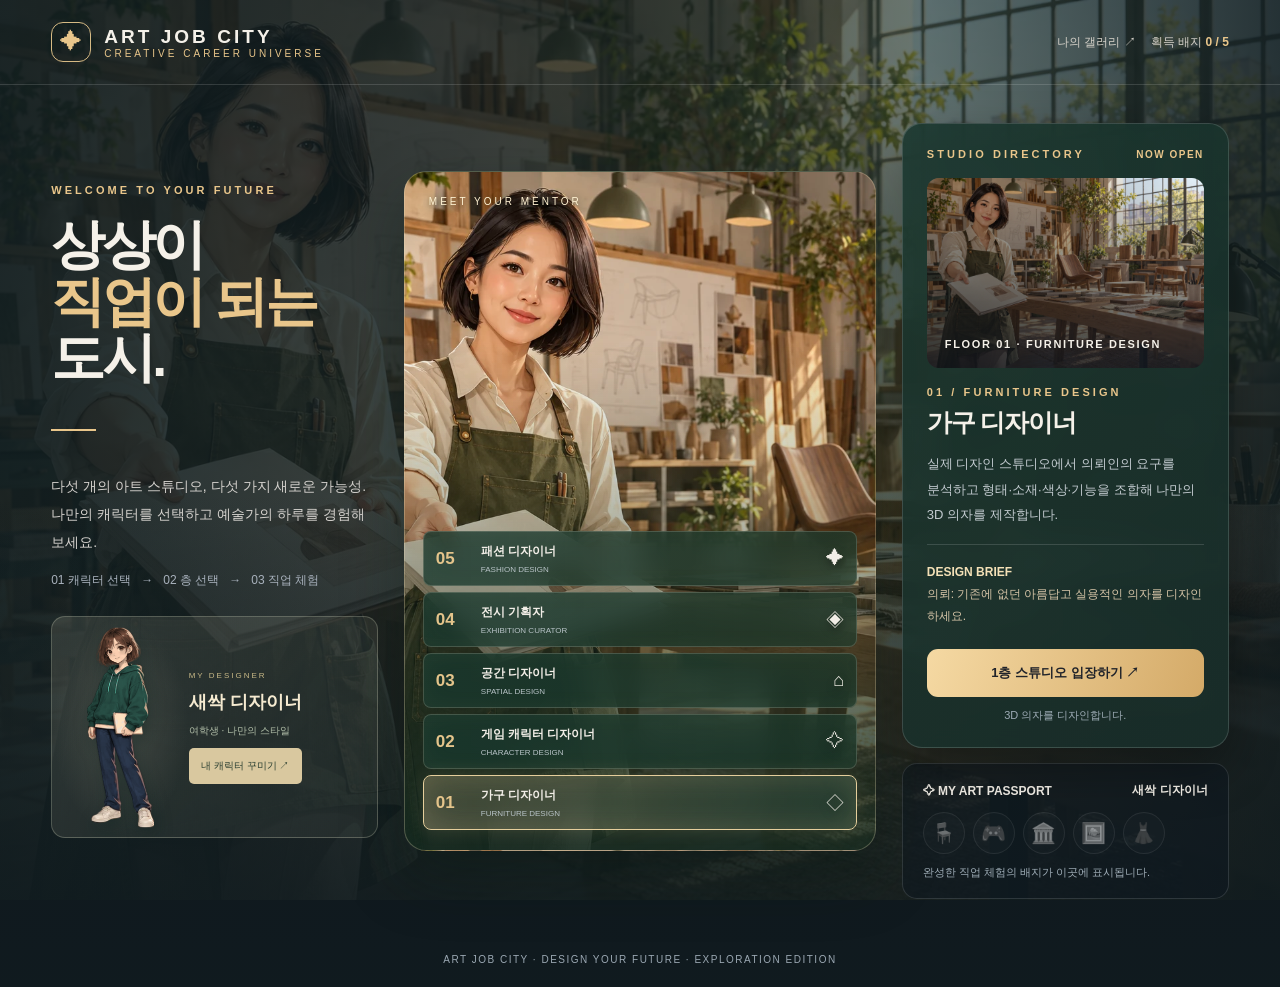
<file: index.html>
<!doctype html><html lang="ko"><head><link rel="icon" href="data:image/svg+xml,%3Csvg xmlns=%22http://www.w3.org/2000/svg%22 viewBox=%220 0 64 64%22%3E%3Crect width=%2264%22 height=%2264%22 rx=%2214%22 fill=%22%23325d4b%22/%3E%3Ctext x=%2232%22 y=%2247%22 text-anchor=%22middle%22 font-size=%2245%22 fill=%22%23e9c68b%22%3E✦%3C/text%3E%3C/svg%3E"><meta charset="utf-8"><meta name="viewport" content="width=device-width, initial-scale=1"><title>ART JOB CITY | 미술 직업의 세계</title><style>

:root{--ink:#f5f1e9;--muted:#b9b6b2;--gold:#e9c68b;--line:rgba(255,255,255,.14)}*{box-sizing:border-box}body{margin:0;background:#10151e;color:var(--ink);font-family:'DM Sans','Noto Sans KR',sans-serif}button{font:inherit;cursor:pointer}button:focus-visible,a:focus-visible{outline:3px solid #f8d695;outline-offset:3px}a{color:inherit;text-decoration:none}.shell{min-height:100vh;overflow:hidden;position:relative;background:radial-gradient(ellipse at 55% 17%,#3d5064 0%,#1b2938 38%,#10151e 85%)}.shell:before{content:'';position:absolute;inset:0;background:linear-gradient(90deg,rgba(12,18,28,.8),transparent 52%,rgba(12,18,28,.45));pointer-events:none}.top{position:relative;z-index:5;display:flex;align-items:center;justify-content:space-between;gap:15px;padding:22px clamp(20px,4vw,65px);border-bottom:1px solid var(--line)}.logo{display:flex;gap:13px;align-items:center}.logo-mark{width:40px;height:40px;display:grid;place-items:center;border:1px solid #d6ba84;border-radius:12px;color:var(--gold);font-size:22px}.brand{font-size:19px;letter-spacing:.16em;font-weight:800}.sub{font-size:10px;letter-spacing:.3em;color:var(--gold)}.top-right{display:flex;align-items:center;gap:15px;color:#d5d1c9;font-size:12px}.top-right b{color:var(--gold)}.layout{position:relative;z-index:2;display:grid;grid-template-columns:minmax(270px,1fr) minmax(320px,1.1fr) minmax(290px,.93fr);gap:clamp(12px,2vw,30px);padding:clamp(18px,3vw,45px) clamp(20px,4vw,65px) 55px;min-height:750px}.eyebrow{color:var(--gold);font-size:11px;font-weight:800;letter-spacing:.28em}.left{display:flex;flex-direction:column;justify-content:center;align-items:flex-start;max-width:430px}.left h1{font-size:clamp(45px,5.4vw,83px);line-height:1.05;margin:20px 0 16px;letter-spacing:-.065em}.left h1 em{font-style:normal;color:var(--gold)}.lead{font-size:14px;color:#d5d2ce;line-height:2;word-break:keep-all;max-width:330px}.divider{width:45px;height:2px;background:var(--gold);margin:27px 0}.left .hint{color:#a9b2bd;font-size:12px;line-height:1.8}.avatar-title{margin-top:32px;font-size:12px;font-weight:800;letter-spacing:.08em}.avatars{display:grid;grid-template-columns:repeat(4,1fr);gap:8px;margin-top:12px;width:100%;max-width:340px}.avatar{min-width:0;border:1px solid var(--line);background:#ffffff0b;border-radius:12px;padding:10px 3px 7px;color:#eae6de;transition:.2s}.avatar:hover{transform:translateY(-3px);border-color:#d8bc8b}.avatar.selected{border-color:var(--gold);background:#e9c68b23;box-shadow:0 0 0 1px #e9c68b55 inset}.avatar .face{display:block;font-size:30px;filter:drop-shadow(0 4px 6px #0007)}.avatar .name{display:block;font-size:10px;margin-top:4px}.center{display:flex;align-items:center;justify-content:center;min-width:0;position:relative}.center:before{content:'';position:absolute;width:110%;height:75%;background:radial-gradient(ellipse,#d4b27d24,transparent 65%);filter:blur(14px)}.building{position:relative;width:min(100%,410px);height:680px;filter:drop-shadow(0 25px 30px #0009)}.roof{position:absolute;top:18px;left:18%;width:64%;height:50px;background:linear-gradient(120deg,#7c8790,#222d3c 50%,#657280);clip-path:polygon(14% 100%,22% 25%,78% 25%,86% 100%);border-top:2px solid #d8c18c}.spire{position:absolute;top:0;left:49.5%;height:32px;border-left:2px solid #d8c18c}.tower{position:absolute;inset:66px 9% 50px;border:1px solid #8b8b83;background:linear-gradient(90deg,#121f2b,#4b5c66 12%,#172331 20%,#263745 80%,#596670 91%,#17222e);clip-path:polygon(7% 0,93% 0,100% 100%,0 100%)}.floor-list{position:absolute;inset:91px 15% 92px;display:flex;flex-direction:column;gap:7px}.floor{position:relative;display:flex;align-items:center;justify-content:space-between;text-align:left;gap:9px;min-height:73px;padding:10px 15px;background:linear-gradient(95deg,#142a3dd9,#21364bc9 75%,#142a3dd9);border:1px solid #8a9aa358;color:#f2eee7;box-shadow:inset 0 0 24px #e6c6880a;transition:.2s;overflow:hidden}.floor:before{content:'';position:absolute;inset:0;background:repeating-linear-gradient(90deg,transparent 0 19%,#d7c5a017 19.5% 20%);pointer-events:none}.floor:hover,.floor.active{border-color:#eacb91;box-shadow:inset 0 0 30px #e6c68830,0 0 18px #e6c68824;background:linear-gradient(90deg,#334a58,#263a4c)}.floor .num{font-size:21px;font-weight:800;color:#e4c48b;min-width:36px}.floor .ft{flex:1;position:relative}.floor .ft strong{display:block;font-size:13px}.floor .ft small{display:block;font-size:10px;color:#b9c4c8;margin-top:5px}.floor .symbol{font-size:23px;filter:drop-shadow(0 4px 5px #0006)}.lobby{position:absolute;bottom:26px;left:19%;width:62%;height:66px;background:linear-gradient(90deg,#1e303d,#b29b70 45%,#293944 50%,#c2a67a 55%,#1e303d);border:2px solid #b7a079;display:flex;align-items:center;justify-content:center;box-shadow:0 0 22px #ebca8e35}.lobby span{background:#121e2bcc;padding:8px 12px;font-size:11px;letter-spacing:.3em;color:#f0d6a5}.ground{position:absolute;bottom:0;width:100%;height:30px;background:radial-gradient(ellipse at center,#d7b88b55,transparent 75%)}.right{display:flex;flex-direction:column;justify-content:center;min-width:0}.panel{border:1px solid #ffffff25;background:linear-gradient(140deg,#ffffff14,#ffffff07);backdrop-filter:blur(16px);border-radius:20px;padding:24px;box-shadow:0 20px 50px #0005}.panel-top{display:flex;justify-content:space-between;align-items:center}.status{font-size:10px;letter-spacing:.15em;color:var(--gold);font-weight:800}.preview{height:205px;margin:18px 0;border-radius:12px;display:flex;align-items:flex-end;padding:18px;background:linear-gradient(0deg,#121a25dd,#121a2512),url('furniture/studio.jpg') center/cover;position:relative;overflow:hidden}.preview:before{content:'';position:absolute;inset:0;background:linear-gradient(90deg,#0005,transparent)}.preview strong{position:relative;font-size:11px;letter-spacing:.15em}.preview .art{position:absolute;right:18px;top:14px;font-size:44px;filter:drop-shadow(0 4px 10px #0009)}.preview.generic{background:radial-gradient(circle at 70% 30%,var(--tone),transparent 58%),linear-gradient(145deg,#3a4552,#172230 70%)}.panel h2{font-size:25px;letter-spacing:-.045em;margin:8px 0 12px}.desc{font-size:13px;line-height:1.95;color:#c3cbd0;min-height:77px;word-break:keep-all}.mission{border-top:1px solid var(--line);padding-top:17px;margin-top:16px;color:#d5c4a7;font-size:12px;line-height:1.8}.mission b{color:#f4e1b7}.cta{display:flex;align-items:center;justify-content:center;gap:9px;border:0;background:linear-gradient(110deg,#f5d9a3,#d4aa68);color:#20232a;border-radius:11px;padding:15px 16px;width:100%;font-size:13px;font-weight:800;margin-top:22px;transition:.2s}.cta:hover{filter:brightness(1.1);transform:translateY(-2px)}.cta:disabled{opacity:.48;cursor:not-allowed;transform:none}.small-note{color:#9eacb6;font-size:11px;margin-top:11px;text-align:center}.passport{margin-top:15px;border:1px solid #ffffff21;border-radius:15px;padding:18px 20px;background:#0d172180}.passport .heading{display:flex;align-items:center;justify-content:space-between;font-size:12px;font-weight:800}.badges{display:flex;gap:8px;margin-top:13px}.medal{width:42px;height:42px;border-radius:50%;display:grid;place-items:center;border:1px solid #ffffff24;background:#ffffff09;filter:grayscale(1);opacity:.55;font-size:20px}.medal.earned{filter:none;opacity:1;border-color:#e6c88b;background:#e6c88b20}.footer{position:relative;z-index:3;padding:0 4vw 22px;text-align:center;font-size:10px;color:#9ba8b3;letter-spacing:.15em}.toast{position:fixed;z-index:20;bottom:25px;left:50%;transform:translateX(-50%);background:#f0d8a9;color:#24252b;border-radius:12px;padding:12px 20px;box-shadow:0 12px 25px #0008;font-size:13px;display:none}.toast.show{display:block}@media(max-width:1080px){.layout{grid-template-columns:1fr 1fr}.left{grid-column:1 / -1;max-width:none}.left h1{font-size:55px}.avatars{max-width:450px;grid-template-columns:repeat(8,1fr)}.center{grid-column:1}.right{grid-column:2}}@media(max-width:690px){.top{padding:16px}.top-right{font-size:10px}.brand{font-size:15px}.layout{grid-template-columns:1fr;padding:20px}.left,.center,.right{grid-column:1}.left h1{font-size:49px}.avatars{grid-template-columns:repeat(4,1fr);max-width:none}.building{height:620px}.floor-list{inset:86px 15% 84px}.floor{min-height:65px}.panel{padding:18px}.preview{height:180px}}
</style><link rel="stylesheet" href="city.css"><link rel="stylesheet" href="avatar.css"></head><body><div class="shell"><header class="top"><div class="logo"><div class="logo-mark">✦</div><div><div class="brand">ART JOB CITY</div><div class="sub">CREATIVE CAREER UNIVERSE</div></div></div><div class="top-right"><a href="gallery.html">나의 갤러리 ↗</a><span>획득 배지 <b id="badgeCount">0 / 5</b></span></div></header><main class="layout"><section class="left"><div class="eyebrow">WELCOME TO YOUR FUTURE</div><h1>상상이<br><em>직업이 되는</em><br>도시.</h1><div class="divider"></div><p class="lead">다섯 개의 아트 스튜디오, 다섯 가지 새로운 가능성. 나만의 캐릭터를 선택하고 예술가의 하루를 경험해 보세요.</p><div class="hint">01 캐릭터 선택 &nbsp; → &nbsp; 02 층 선택 &nbsp; → &nbsp; 03 직업 체험</div><div class="avatar-profile-card" id="myAvatar" aria-label="나의 디자이너 캐릭터"></div></section><section class="center"><div class="building" aria-label="전문가의 사무실과 다섯 직업 체험실"><div class="spire"></div><div class="roof"></div><div class="tower"></div><div class="floor-list" id="floorList"></div><div class="lobby"><span>ART JOB CITY</span></div><div class="ground"></div></div></section><aside class="right"><div class="panel"><div class="panel-top"><span class="eyebrow">STUDIO DIRECTORY</span><span class="status" id="state">NOW OPEN</span></div><div class="preview" id="preview"><span class="art" id="art">🪑</span><strong id="previewTag">FLOOR 01 · DESIGN STUDIO</strong></div><div class="eyebrow" id="floorLabel">01 / FURNITURE DESIGN</div><h2 id="floorName">가구 디자이너</h2><div class="desc" id="floorDesc"></div><div class="mission" id="floorMission"></div><button class="cta" id="enter">1층 스튜디오 입장하기 <span>↗</span></button><div class="small-note" id="availability">의자 디자인 체험관이 연결되어 있습니다.</div></div><div class="passport"><div class="heading"><span>✧ MY ART PASSPORT</span><span id="passportName">탐험가를 선택해 주세요</span></div><div class="badges" id="badges"></div><div class="small-note" style="text-align:left">완성한 직업 체험의 배지가 이곳에 표시됩니다.</div></div></aside></main><footer class="footer">ART JOB CITY · DESIGN YOUR FUTURE · EXPLORATION EDITION</footer></div><div class="toast" role="status" id="toast"></div><script src="storage.js"></script><script>const localStorage=ArtStore;
const floors=[{n:5,name:'패션 디자이너',en:'FASHION DESIGN',symbol:'✦',art:'👗',tone:'#7c4d70',desc:'소재와 색채를 조합해 새로운 패션을 창조합니다. 실루엣·패턴·액세서리를 조합하고 나만의 의상 디자인을 기획해 보세요.',mission:'의뢰: 개성을 드러내는 미래 의상을 디자인하세요.',ready:true},{n:4,name:'전시 기획자',en:'EXHIBITION CURATOR',symbol:'◈',art:'🖼️',tone:'#a16e3d',desc:'추상 작품의 유형과 배열, 조명을 조합해 이야기가 있는 전시를 설계합니다.',mission:'의뢰: 하나의 이야기를 전달하는 전시를 기획하세요.',ready:true},{n:3,name:'공간 디자이너',en:'SPATIAL DESIGN',symbol:'⌂',art:'🏛️',tone:'#3f827d',desc:'공간을 분석하고 가구, 조명, 색을 조합해 사람들이 머물고 싶은 장소를 만듭니다.',mission:'의뢰: 학교의 빈 공간을 창의적인 휴게 공간으로 바꾸세요.',ready:true},{n:2,name:'게임 캐릭터 디자이너',en:'CHARACTER DESIGN',symbol:'✧',art:'🎮',tone:'#5863a0',desc:'세계관을 구상하고 외형, 의상, 소품, 능력을 설계해 독창적인 게임 캐릭터를 만듭니다.',mission:'의뢰: 새로운 게임의 주인공을 디자인하세요.',ready:true},{n:1,name:'가구 디자이너',en:'FURNITURE DESIGN',symbol:'◇',art:'🪑',tone:'#96764b',desc:'실제 디자인 스튜디오에서 의뢰인의 요구를 분석하고 형태·소재·색상·기능을 조합해 나만의 3D 의자를 제작합니다.',mission:'의뢰: 기존에 없던 아름답고 실용적인 의자를 디자인하세요.',ready:true}];
let selected=1;
const $=id=>document.getElementById(id);function drawFloors(){let box=$('floorList');box.innerHTML='';floors.forEach(f=>{let b=document.createElement('button');b.className='floor'+(selected===f.n?' active':'');b.setAttribute('aria-pressed',String(selected===f.n));b.innerHTML='<span class="num">0'+f.n+'</span><span class="ft"><strong>'+f.name+'</strong><small>'+f.en+'</small></span><span class="symbol">'+f.symbol+'</span>';b.onclick=()=>selectFloor(f.n);box.append(b)})}
function selectFloor(n){selected=n;let f=floors.find(x=>x.n===n);drawFloors();$('floorLabel').textContent='0'+n+' / '+f.en;$('floorName').textContent=f.name;$('floorDesc').textContent=f.desc;$('floorMission').innerHTML='<b>DESIGN BRIEF</b><br>'+f.mission;$('art').textContent=f.art;$('previewTag').textContent='FLOOR 0'+n+' · '+f.en;$('preview').className='preview'+(f.n===1?'':' generic');$('preview').style.setProperty('--tone',f.tone);document.documentElement.style.setProperty('--city-office',"url('assets/brief-"+({1:'furniture',2:'character',3:'spatial',4:'curator',5:'fashion'}[n])+".webp')");$('preview').style.backgroundImage="linear-gradient(0deg,#121a25cc,#121a2500),url('assets/brief-"+({1:'furniture',2:'character',3:'spatial',4:'curator',5:'fashion'}[n])+".webp')";$('art').textContent='';$('state').textContent=f.ready?'NOW OPEN':'COMING SOON';$('enter').disabled=!f.ready;$('enter').textContent=f.ready?n+'층 스튜디오 입장하기 ↗':'준비 중인 체험관';$('availability').textContent=f.ready?(n===1?'3D 의자를 디자인합니다.':'형태와 색을 조합해 작품을 제작합니다.'):'이 층은 추후 연결될 예정입니다.'}
function badges(){let earned=[];try{earned=JSON.parse(localStorage.getItem('artjob_badges')||'[]')}catch(e){}if(!Array.isArray(earned))earned=[];earned=[...new Set(earned.filter(n=>Number.isInteger(n)&&n>=1&&n<=5))];$('badgeCount').textContent=earned.length+' / 5';$('badges').innerHTML='';for(let n=1;n<=5;n++){let s=document.createElement('span');s.className='medal'+(earned.includes(n)?' earned':'');s.title=n+'층 '+(earned.includes(n)?'완료':'미완료');s.textContent=['','🪑','🎮','🏛️','🖼️','👗'][n];$('badges').append(s)}}
$('enter').onclick=()=>{let f=floors.find(x=>x.n===selected);if(f.ready)location.href=f.n===1?'furniture/index.html':'creative.html?job='+f.n};window.addEventListener('focus',badges);selectFloor(1);badges();
</script><script src="avatar.js"></script></body></html>
</file>
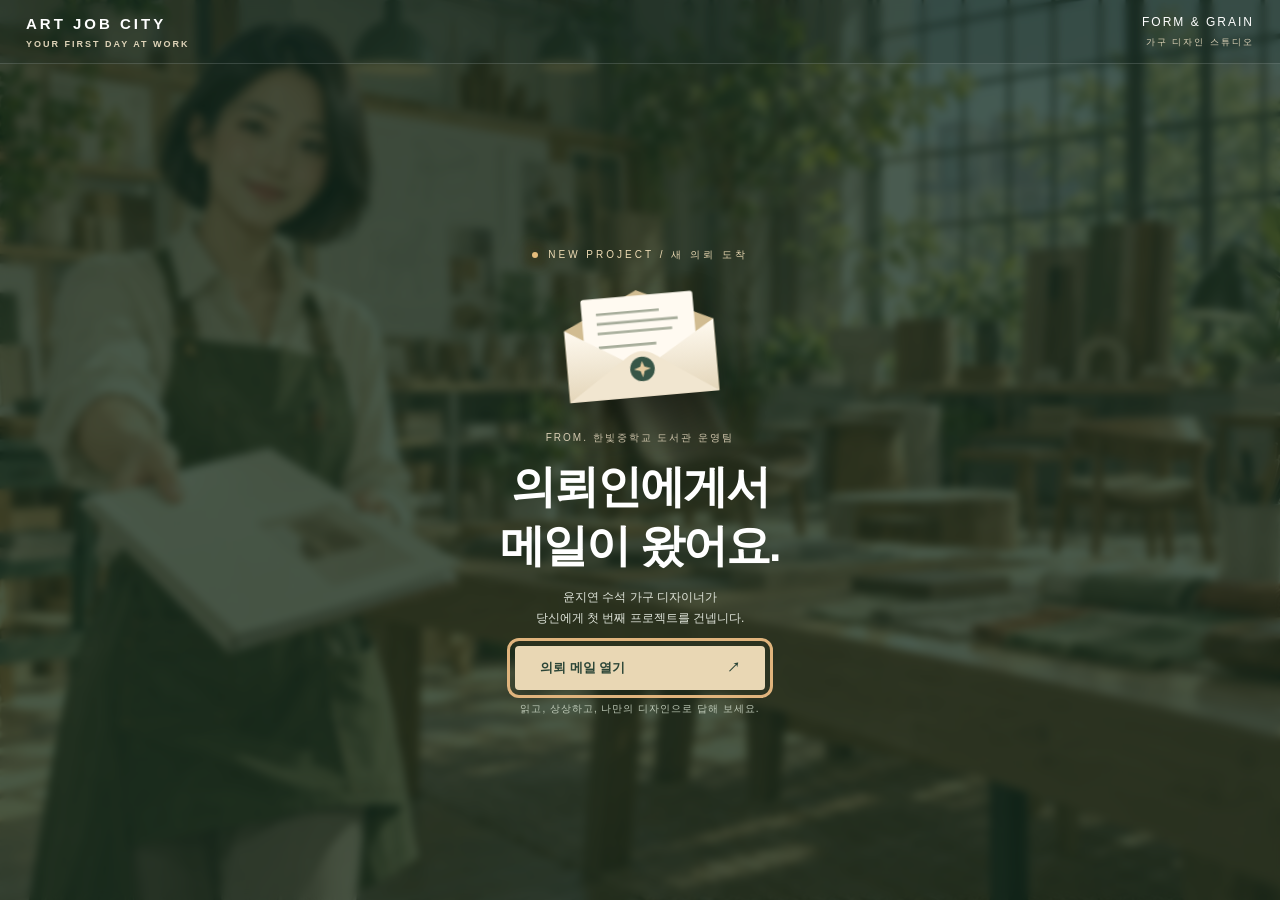
<file: furniture/index.html>
<!doctype html><html lang="ko"><head><link rel="icon" href="data:image/svg+xml,%3Csvg xmlns=%22http://www.w3.org/2000/svg%22 viewBox=%220 0 64 64%22%3E%3Crect width=%2264%22 height=%2264%22 rx=%2214%22 fill=%22%23325d4b%22/%3E%3Ctext x=%2232%22 y=%2247%22 text-anchor=%22middle%22 font-size=%2245%22 fill=%22%23e9c68b%22%3E✦%3C/text%3E%3C/svg%3E"><meta charset="utf-8"><meta name="viewport" content="width=device-width,initial-scale=1"><title>CHAIR ATELIER · ART JOB CITY</title><link rel="stylesheet" href="studio.css"></head><body><header class="header"><a class="logo" href="../index.html">ART JOB CITY<small>DESIGN YOUR FUTURE</small></a><nav class="nav"><a href="../index.html">← 도시로 돌아가기</a><a href="../gallery.html">나의 갤러리 ↗</a></nav></header><div class="app"><aside class="side"><div class="eyebrow">01 / FURNITURE DESIGN</div><h1>형태를 만들다.</h1><p class="sub">작은 선택이 모여 특별한 의자가 됩니다.</p><div class="group"><h2>01 · 등받이 형태</h2><div class="choices" id="backs"></div></div><div class="group"><h2>좌판 형태</h2><div class="choices" id="seats"></div></div><div class="group"><h2>02 · 다리 구조</h2><div class="choices" id="legs"></div></div><div class="group"><h2>03 · 좌석 색상</h2><div class="swatches" id="colors"></div></div><div class="group"><h2>04 · 소재</h2><div class="choices" id="materials"></div></div><div class="group"><h2>05 · 디자인 콘셉트</h2><div class="choices" id="styles"></div><p class="sub">영감의 원천을 골라 형태를 바꿔보세요.</p><div class="choices" id="inspirations"></div></div><div class="group"><h2>06 · 추가 기능</h2><div class="choices" id="features"></div></div><div class="group"><h2>07 · 소재 갤러리</h2><p class="sub">실제 표면의 결·반사·투명도를 확인하며 선택하세요. 소재는 의자 전체의 주된 마감에 적용됩니다.</p><div class="material-gallery" id="materialGallery"></div></div></aside><main class="main"><div class="top"><div>THE DESIGN WORKSPACE<strong>Chair Atelier<span style="color:#a8b69b">.</span></strong></div><span>LIVE 3D<br><br>● 실시간 미리보기</span></div><div class="viewer"><canvas id="three" aria-label="드래그로 회전하는 3D 의자 미리보기"></canvas><div class="hint">DRAG TO ROTATE · SCROLL TO ZOOM</div></div><div id="error" role="alert">3D 작업 화면을 시작하지 못했습니다. WebGL을 지원하는 브라우저에서 하드웨어 가속을 켜고 새로고침해 주세요.</div><div class="bottom"><div class="viewtools"><button id="zoomOut" aria-label="축소">−</button><button id="viewReset">시점 초기화</button><button id="zoomIn" aria-label="확대">＋</button></div><div class="brief"><b>DESIGN BRIEF / 작은 방을 위한 하나의 의자</b>편안함과 개성을 함께 담아 보세요. 형태와 소재는 사용자의 경험을 어떻게 바꿀까요?</div></div></main><aside class="info"><div><div class="eyebrow">YOUR DESIGN NOTES</div><h2>디자인의 기록</h2><p id="designInfo"></p><p id="materialInfo"></p></div><div class="colors-custom"><label>좌판·등받이 색<input id="customColor" type="color" aria-label="좌판·등받이 자유 색상"></label><label>프레임 색<input id="frameColor" type="color" aria-label="프레임 자유 색상"></label></div><label class="sub">작품 이름<input type="text" id="workName" maxlength="40"></label><label class="sub">디자인 설명<textarea class="note" rows="4" id="description" maxlength="180" placeholder="누구를 위한 의자인가요? 소재를 선택한 이유를 적어 주세요."></textarea></label><div class="status" id="status" role="status">디자인을 완성하면 작품과 배지가 나의 갤러리에 기록됩니다.</div><div><button class="primary" id="finish">작품 완성 · 갤러리 저장 ↗</button><div class="actions"><button class="secondary" id="shot">PNG 다운로드</button><button class="secondary" id="reset">초기화</button></div></div><div class="foot">소재의 결, 요철, 반사와 투과를 실시간 렌더링합니다.<br>작품은 현재 브라우저에 보관됩니다. 중요한 작품은 PNG로도 저장하세요.</div></aside></div><script src="../storage.js"></script><script type="module">import('./studio.js').catch(e=>{document.getElementById('error').style.display='block';console.error(e)})</script><script src="../avatar.js"></script><script src="../curriculum.js"></script><script src="../brief.js"></script><script src="../course.js"></script></body></html>
</file>
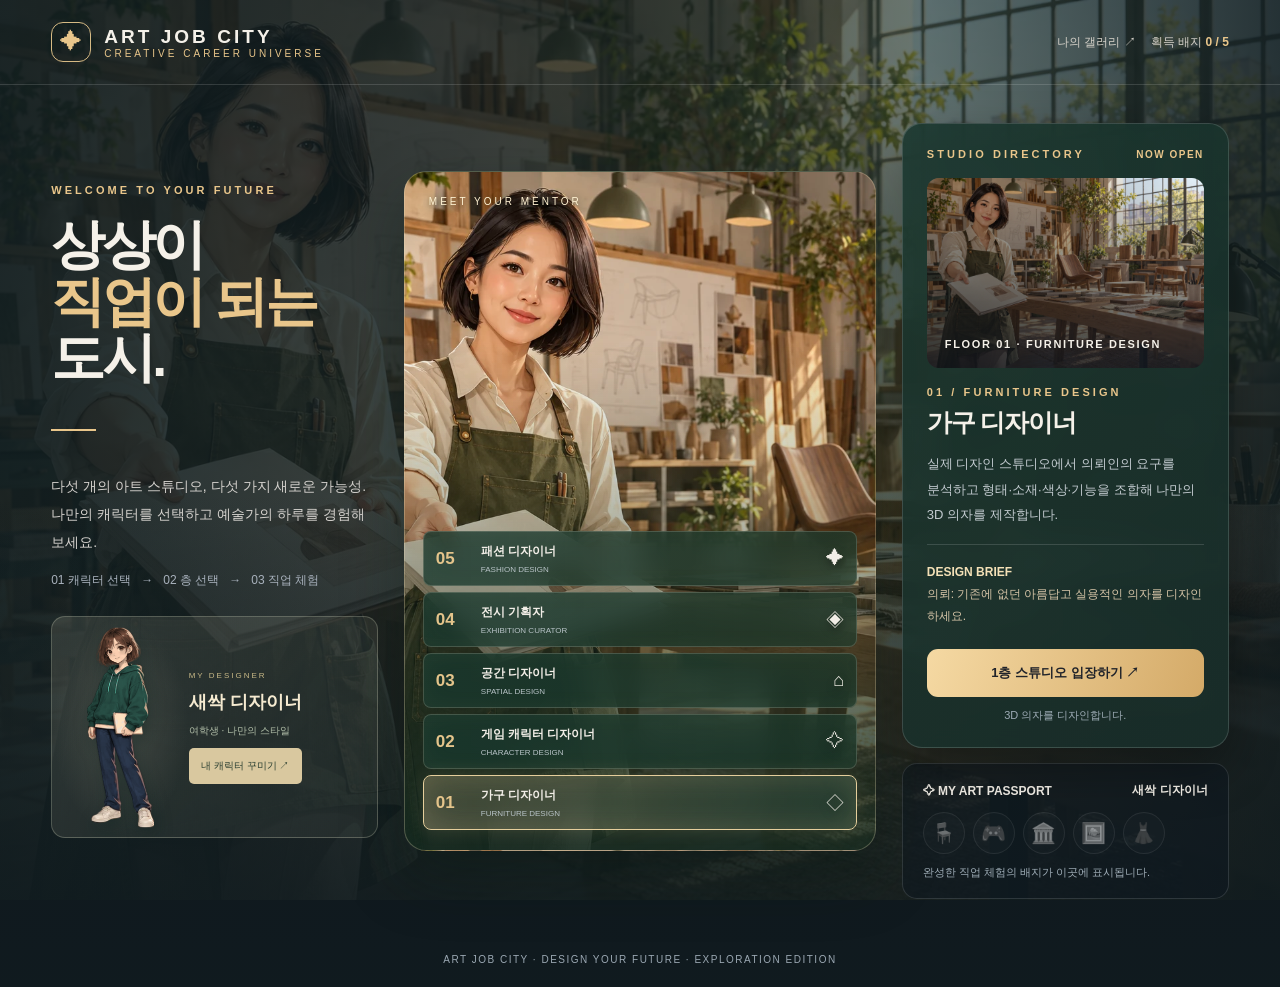
<file: creative.html>
<!doctype html><html lang="ko"><head><link rel="icon" href="data:image/svg+xml,%3Csvg xmlns=%22http://www.w3.org/2000/svg%22 viewBox=%220 0 64 64%22%3E%3Crect width=%2264%22 height=%2264%22 rx=%2214%22 fill=%22%23325d4b%22/%3E%3Ctext x=%2232%22 y=%2247%22 text-anchor=%22middle%22 font-size=%2245%22 fill=%22%23e9c68b%22%3E✦%3C/text%3E%3C/svg%3E"><meta charset="utf-8"><meta name="viewport" content="width=device-width,initial-scale=1"><title>디자인 스튜디오 · ART JOB CITY</title><link rel="stylesheet" href="furniture/studio.css"><style>.stage{display:grid;place-items:center;min-height:680px;padding:30px;background:radial-gradient(ellipse,#fffaf3,#e6e7de)}#artboard{width:100%;max-width:900px;aspect-ratio:1.1;filter:drop-shadow(0 20px 28px #30403215)}.stage-wrap{min-width:0}.stage-header{padding:25px 30px;font-size:24px;letter-spacing:-1px}.side select{width:100%;padding:12px;border:1px solid #daddcf;border-radius:7px;color:#325d4b;background:white}.side label{display:block;font-size:12px;line-height:2;margin:20px 0}.side input[type=range]{width:100%;accent-color:#325d4b}#artboard>svg{width:100%;height:100%}.app{grid-template-columns:270px minmax(0,1fr) 260px}@media(max-width:1150px){.app{grid-template-columns:240px minmax(0,1fr)}}@media(max-width:650px){.stage{min-height:390px;padding:10px}.stage-wrap{order:0}}</style></head><body><header class="header"><a class="logo" href="index.html">ART JOB CITY<small>DESIGN YOUR FUTURE</small></a><nav class="nav"><a href="index.html">← 도시로 돌아가기</a><a href="gallery.html">나의 갤러리 ↗</a></nav></header><div class="app"><aside class="side"><div class="eyebrow" id="jobLabel"></div><h1 id="jobTitle"></h1><p class="sub" id="brief"></p><div id="tools"></div><label>주조색 <input type="color" id="mainColor"></label><label>강조색 <input type="color" id="accentColor"></label><label>배경색 <input type="color" id="bgColor"></label><label id="sizeLabel">비례 조절<input type="range" id="scale" min="75" max="120"></label></aside><main class="stage-wrap"><div class="stage-header" id="stageTitle"></div><div class="stage"><div id="artboard" aria-label="실시간 디자인 미리보기"></div></div></main><aside class="info"><div class="eyebrow">YOUR DESIGN NOTES</div><h2>나만의 시각 언어</h2><p class="sub" id="advice"></p><label class="sub">작품 이름<input type="text" id="name" maxlength="40"></label><label class="sub">기획 의도<textarea id="description" class="note" rows="5" maxlength="180"></textarea></label><div id="status" class="status" role="status">형태와 색, 비례를 바꾸며 나만의 작품을 만들어 보세요.</div><div><button class="primary" id="finish">작품 완성 · 갤러리 저장 ↗</button><div class="actions"><button class="secondary" id="download">PNG 다운로드</button><button class="secondary" id="reset">초기화</button></div></div><div class="foot">배치·드로잉·시안 비교로 디자인을 발전시켜 보세요. 작품은 현재 브라우저에 저장됩니다.</div></aside></div><script src="storage.js"></script><script src="illustration.js"></script><script src="creative.js"></script><script src="avatar.js"></script><script src="curriculum.js"></script><script src="brief.js"></script><script src="course.js"></script></body></html>
</file>
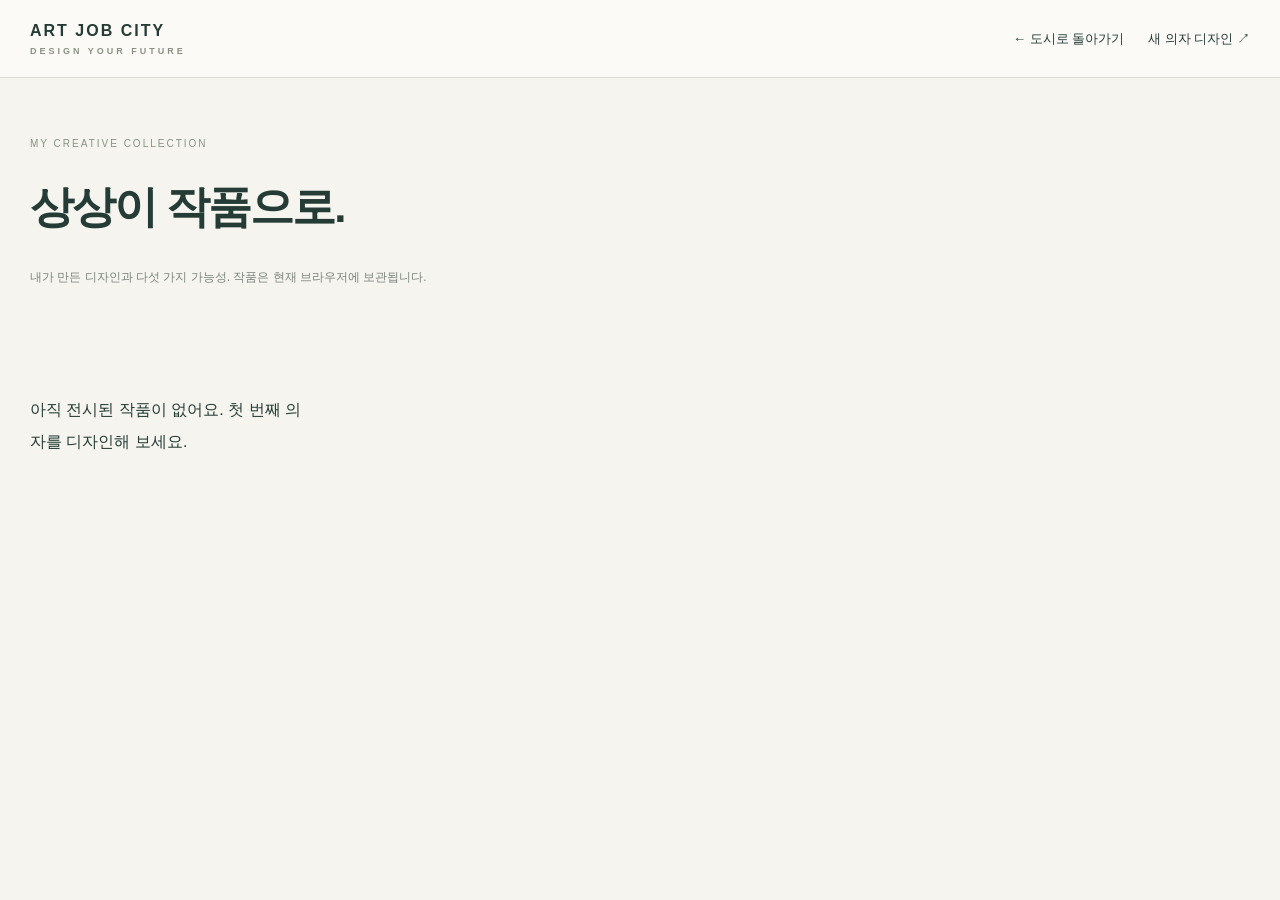
<file: gallery.html>
<!doctype html><html lang="ko"><head><link rel="icon" href="data:image/svg+xml,%3Csvg xmlns=%22http://www.w3.org/2000/svg%22 viewBox=%220 0 64 64%22%3E%3Crect width=%2264%22 height=%2264%22 rx=%2214%22 fill=%22%23325d4b%22/%3E%3Ctext x=%2232%22 y=%2247%22 text-anchor=%22middle%22 font-size=%2245%22 fill=%22%23e9c68b%22%3E✦%3C/text%3E%3C/svg%3E"><meta charset="utf-8"><meta name="viewport" content="width=device-width,initial-scale=1"><title>나의 갤러리 · ART JOB CITY</title><link rel="stylesheet" href="furniture/studio.css"><style>.gallery{max-width:1400px;margin:auto;padding:60px 30px}.gallery h1{font-size:44px;letter-spacing:-2px}.grid{display:grid;grid-template-columns:repeat(auto-fill,minmax(260px,1fr));gap:24px;margin-top:35px}.card{background:#fff;border:1px solid #ddd;border-radius:12px;overflow:hidden}.card img{width:100%;aspect-ratio:1;object-fit:contain;background:#f2ede4}.card div{padding:20px}.card h2{font-size:20px;margin:0 0 10px}.card p{font-size:12px;color:#7c8779}.card button{margin:5px}.empty{padding:70px 0;line-height:2}.empty a{color:#325d4b;text-decoration:underline}</style></head><body><header class="header"><a class="logo" href="index.html">ART JOB CITY<small>DESIGN YOUR FUTURE</small></a><nav class="nav"><a href="index.html">← 도시로 돌아가기</a><a href="furniture/index.html">새 의자 디자인 ↗</a></nav></header><main class="gallery"><div class="eyebrow">MY CREATIVE COLLECTION</div><h1>상상이 작품으로.</h1><p class="sub">내가 만든 디자인과 다섯 가지 가능성. 작품은 현재 브라우저에 보관됩니다.</p><div id="collection" class="grid"></div><p id="message" role="status"></p></main><script src="storage.js"></script><script>
const jobs=['','가구 디자이너','게임 캐릭터 디자이너','공간 디자이너','전시 기획자','패션 디자이너'];
function render(){const box=document.getElementById('collection');box.replaceChildren();const works=ArtStore.works();if(!works.length){const empty=document.createElement('div');empty.className='empty';empty.textContent='아직 전시된 작품이 없어요. 첫 번째 의자를 디자인해 보세요.';box.append(empty);return}for(const w of works.slice().reverse()){const card=document.createElement('article');card.className='card';const img=document.createElement('img');img.src=w.image;img.alt=w.name||'나의 작품';const details=document.createElement('div');const title=document.createElement('h2');title.textContent=w.name;const meta=document.createElement('p');meta.textContent=(jobs[w.job]||'디자인')+' · '+new Date(w.createdAt).toLocaleDateString('ko-KR');const download=document.createElement('button');download.className='secondary';download.textContent='PNG 다운로드';download.onclick=()=>ArtStore.download(w.image,w.name);const edit=document.createElement('button');edit.className='secondary';edit.textContent='이어서 디자인';edit.onclick=()=>{const key=w.job===1?'chairStudio':'artjob_studio_'+w.job;if(!ArtStore.setItem(key,JSON.stringify(w.design))){document.getElementById('message').textContent='브라우저 저장을 허용해 주세요.';return}if(w.mission&&Array.isArray(w.mission.checks))ArtStore.setItem('artjob_brief_checks_v1_'+w.job,JSON.stringify(w.mission.checks));location.href=w.job===1?'furniture/index.html':'creative.html?job='+w.job};const remove=document.createElement('button');remove.className='secondary';remove.textContent='삭제';remove.onclick=()=>{if(confirm('이 작품을 갤러리에서 삭제할까요? PNG 파일은 먼저 내려받아 주세요.')){if(ArtStore.setItem('artjob_works',JSON.stringify(ArtStore.works().filter(x=>x.id!==w.id))))render();else document.getElementById('message').textContent='삭제 내용을 저장하지 못했습니다.'}};if(w.project){const stage=document.createElement('p');stage.textContent=w.project.submitted?'프로젝트 제출 완료 · 시안 비교와 설계 기록 포함':'작품 초안 · 프로젝트 기록 작성 중';details.append(stage)}if(w.creator&&typeof w.creator.name==='string'){const author=document.createElement('p');author.textContent='DESIGNED BY '+w.creator.name;details.append(author)}if(w.mission&&typeof w.mission.title==='string'){const mission=document.createElement('p');mission.textContent='의뢰 · '+w.mission.title;details.append(mission)}details.append(title,meta,download,edit,remove);card.append(img,details);box.append(card)}}render();
</script></body></html>
</file>
<file: city.css>
/* The active studio is a real illustrated workplace, not an abstract building. */
:root{--city-office:url('assets/brief-furniture.webp')}.shell{background-image:linear-gradient(90deg,#101d20ef,#101d20c9 36%,#152922a3 72%,#101d20e6),var(--city-office);background-size:cover;background-position:center;background-attachment:fixed}.shell:before{background:linear-gradient(0deg,#101b1fe6,transparent 50%)}.layout{grid-template-columns:minmax(240px,.9fr) minmax(350px,1.3fr) minmax(280px,.9fr)}.building{width:100%;max-width:520px;height:680px;border:1px solid #e7dbb64a;border-radius:22px;background-image:linear-gradient(0deg,#10271fe6,transparent 75%),var(--city-office);background-size:cover;background-position:20% center;box-shadow:0 25px 60px #07191266;overflow:hidden;filter:none}.building:after{content:'MEET YOUR MENTOR';position:absolute;top:24px;left:24px;font-size:10px;letter-spacing:3px;color:#fff2d2;text-shadow:0 2px 10px #132e24}.building .spire,.building .roof,.building .tower,.building .lobby,.building .ground{display:none}.floor-list{inset:auto 18px 20px;gap:6px}.floor{min-height:55px;padding:9px 12px;border-radius:8px;backdrop-filter:blur(12px);background:linear-gradient(90deg,#19382ecf,#18362ab8);border-color:#e6ddc334}.floor .num{font-size:17px}.floor .ft strong{font-size:12px}.floor .ft small{font-size:8px}.floor .symbol{font-size:18px}.floor:before{display:none}.floor:hover,.floor.active{background:linear-gradient(90deg,#d9c69a38,#253e32dd);border-color:#e5ce9c}.preview .art{display:none}.panel{background:linear-gradient(140deg,#19362ee0,#182d29e0)}.preview{height:190px}.left h1{font-size:clamp(45px,5vw,74px)}@media(max-width:1080px){.layout{grid-template-columns:1.2fr 1fr}.left{grid-column:1/-1}.building{max-width:none;height:680px}.left h1{font-size:55px}}@media(max-width:690px){.layout{grid-template-columns:1fr}.building{height:650px;max-width:520px}.left h1{font-size:49px}.shell{background-attachment:scroll}.floor-list{inset:auto 14px 18px}.floor{min-height:55px}}
</file>
<file: avatar.css>
.avatar-is-open{overflow:hidden}.avatar-dialog{border:0;border-radius:18px;margin:auto;width:min(1120px,94vw);max-width:none;height:min(910px,94dvh);max-height:94dvh;padding:0;background:#f7f4eb;color:#344d40;box-shadow:0 35px 100px #071e1ba6;overflow:hidden}.avatar-dialog::backdrop{background:#102821d9;backdrop-filter:blur(12px)}.avatar-editor-header{height:100px;padding:23px 30px;display:flex;align-items:center;justify-content:space-between;border-bottom:1px solid #d9ddce}.avatar-editor-header span{font-size:9px;letter-spacing:2.5px;color:#8c977c}.avatar-editor-header h1{font-size:27px;letter-spacing:-1px;margin:10px 0 0}.avatar-cancel{border:1px solid #d7dece;background:transparent;padding:9px 14px;border-radius:20px;color:#53654d;font:inherit;font-size:11px;cursor:pointer}.avatar-editor-grid{display:grid;grid-template-columns:1fr 1fr;height:calc(100% - 190px)}.avatar-dressing-room{position:relative;overflow:hidden;display:flex;flex-direction:column;align-items:center;padding:28px 25px;background:radial-gradient(ellipse at 50% 40%,#fff9e9,#e4e6d6);border-right:1px solid #d9ddce}.avatar-dressing-room:before{content:'';position:absolute;inset:12% 12% 16%;border:1px solid #b6c2a54d;border-radius:160px 160px 12px 12px;pointer-events:none}.avatar-editor-kicker{font-size:9px;letter-spacing:3px;color:#8b987d;z-index:1}.avatar-large-preview{position:relative;flex:1;min-height:0;width:100%;display:grid;place-items:center}.avatar-large-preview canvas{height:100%;width:100%;object-fit:contain;position:relative;z-index:1;filter:drop-shadow(8px 15px 13px #394f3629)}.avatar-floor-shadow{position:absolute;bottom:5%;left:25%;right:25%;height:16px;background:#7e826329;border-radius:50%;filter:blur(5px)}.avatar-preview-caption{text-align:center;display:grid;gap:9px;z-index:1;padding:8px}.avatar-preview-caption strong{font-size:21px;letter-spacing:-.7px}.avatar-preview-caption span{font-size:10px;color:#849076}.avatar-render-error{position:absolute;bottom:70px;font-size:12px;color:#a75b42}.avatar-tools{overflow:auto;padding:24px 30px;overscroll-behavior:contain}.avatar-name-label{display:grid;gap:9px;font-size:11px;color:#6d7d64}.avatar-name-label input{font:inherit;font-size:14px;padding:12px 14px;border:1px solid #d3dcca;border-radius:5px;background:#fffef9;color:#38523f;width:100%}.avatar-tool-group{padding:20px 0;border-bottom:1px solid #dde2d3}.avatar-tool-group h2{font-size:10px;letter-spacing:1px;color:#a28b64;margin:0 0 14px}.avatar-tool-group h2 span{font-size:13px;letter-spacing:0;color:#405a45;padding-left:12px}.avatar-tool-group h3{font-size:10px;font-weight:400;color:#7f8c74;margin:17px 0 10px}.avatar-choice-row{display:flex;flex-wrap:wrap;gap:7px}.avatar-style-grid{display:grid;grid-template-columns:repeat(3,1fr);gap:7px}.avatar-choice{font:inherit;background:#fffcf5;border:1px solid #d9e0ce;color:#75816c;padding:11px 10px;border-radius:6px;font-size:10px;cursor:pointer}.avatar-choice[aria-pressed=true]{background:#355945;color:#fff9e8;border-color:#355945;box-shadow:0 3px 12px #35594520}.avatar-palette{display:flex;flex-wrap:wrap;gap:11px}.avatar-color{height:28px;width:28px;flex-shrink:0;cursor:pointer;background:var(--swatch);border:3px solid #fffdf7;border-radius:50%;box-shadow:0 0 0 1px #d4dbc8}.avatar-color[aria-pressed=true]{box-shadow:0 0 0 2px #436447;outline-offset:3px}.avatar-editor-footer{height:90px;border-top:1px solid #d9ddce;display:flex;align-items:center;justify-content:space-between;gap:16px;padding:18px 30px;background:#fcfaf2}.avatar-editor-footer p{font-size:10px;line-height:1.8;color:#829075;max-width:340px}.avatar-editor-footer>div{display:flex;gap:9px;flex-shrink:0}.avatar-reset,#avatar-save{font:inherit;font-size:11px;padding:13px 19px;border-radius:5px;cursor:pointer}.avatar-reset{border:1px solid #ccd5bf;background:transparent;color:#6f7e63}#avatar-save{background:#355945;color:#fff6e0;border:1px solid #355945}.avatar-dialog button:focus-visible,.avatar-dialog input:focus-visible{outline:3px solid #c79e62;outline-offset:4px}.avatar-profile-card{display:flex;align-items:center;width:100%;max-width:360px;min-height:220px;overflow:hidden;border:1px solid #cbd0b74a;border-radius:14px;background:linear-gradient(135deg,#e9e0c322,#a9b89c12);margin-top:25px}.profile-character{width:42%;height:220px;background:radial-gradient(ellipse at center,#e6d9b827,transparent 70%);flex-shrink:0}.profile-character canvas{width:100%;height:100%;object-fit:contain;filter:drop-shadow(3px 7px 8px #071d1a55)}.profile-copy{padding:15px 12px 15px 0;min-width:0;display:grid;gap:10px}.profile-copy>span{font-size:8px;letter-spacing:2px;color:#c8b987}.profile-copy>strong{font-size:18px;overflow-wrap:anywhere;color:#f5ead0}.profile-copy>small{font-size:10px;color:#b3c0aa}.avatar-customize{background:#d9c89f;color:#293e30;border:0;border-radius:5px;padding:11px 9px;font:inherit;font-size:10px;cursor:pointer}.left h1{font-size:clamp(44px,4.2vw,64px)}@media(max-width:1080px){.avatar-profile-card{max-width:450px}.left h1{font-size:52px}}@media(max-width:700px){.avatar-dialog{width:100%;height:100dvh;max-height:none;border-radius:0;overflow:auto}.avatar-editor-header{height:86px;padding:18px}.avatar-editor-header h1{font-size:22px}.avatar-editor-grid{height:auto;display:flex;flex-direction:column}.avatar-dressing-room{height:370px;padding:20px;border-right:0;flex-shrink:0}.avatar-tools{overflow:visible;padding:22px}.avatar-large-preview{min-height:230px}.avatar-preview-caption strong{font-size:18px}.avatar-editor-footer{height:auto;position:sticky;bottom:0;padding:12px 18px;z-index:3;box-shadow:0 -8px 25px #29432712}.avatar-editor-footer p{display:none}.avatar-editor-footer>div{width:100%}.avatar-editor-footer button{flex:1}.avatar-profile-card{margin-top:20px}.avatar-style-grid{gap:5px}.avatar-choice{padding:11px 7px}.avatar-dialog input{font-size:16px}}@media(prefers-reduced-motion:reduce){.avatar-dialog *{animation:none!important;transition:none!important}}
.avatar-large-preview canvas{position:absolute;inset:0;max-width:100%;max-height:100%}
</file>
<file: furniture/studio.css>
:root{color-scheme:light;--ink:#243c35;--accent:#325d4b}*{box-sizing:border-box}body{margin:0;font-family:Inter,'Malgun Gothic',sans-serif;background:#f5f4ef;color:var(--ink)}button,input,textarea{font:inherit}button,a{touch-action:manipulation}button{cursor:pointer}a{color:inherit;text-decoration:none}button:focus-visible,a:focus-visible,input:focus-visible,textarea:focus-visible{outline:3px solid #cd8855;outline-offset:3px}.header{height:78px;display:flex;align-items:center;justify-content:space-between;padding:0 30px;border-bottom:1px solid #dddcd3;background:#fbfaf7}.logo{font-weight:900;letter-spacing:2px}.logo small{display:block;font-size:9px;letter-spacing:3px;margin-top:6px;color:#8b9284}.nav{display:flex;gap:24px;font-size:13px}.app{display:grid;grid-template-columns:290px minmax(0,1fr) 260px;min-height:calc(100vh - 78px)}.side,.info{padding:24px;background:#fbfaf7}.side{max-height:calc(100vh - 78px);overflow:auto;border-right:1px solid #dddcd3}.eyebrow{font-size:10px;letter-spacing:2px;color:#869384}.side h1{font-size:22px;letter-spacing:-1px}.sub{font-size:12px;line-height:1.8;color:#7b847d}.group{padding:18px 0;border-top:1px solid #e5e5db}.group h2{font-size:12px;margin:0 0 12px}.choices{display:grid;grid-template-columns:1fr 1fr;gap:6px}.choice{border:1px solid #dddfd5;border-radius:6px;background:#fff;padding:10px 4px;font-size:11px;color:#667165}.choice.active{background:#325d4b;color:white;border-color:#325d4b}.swatches{display:flex;flex-wrap:wrap;gap:9px}.swatch{width:27px;height:27px;border:3px solid white;border-radius:50%;box-shadow:0 0 0 1px #d9dacd}.swatch.active{box-shadow:0 0 0 2px #325d4b}.main{position:relative;background:radial-gradient(ellipse at 50% 40%,#fffdf7,#e7e6dc);min-height:700px;overflow:hidden}.top{padding:26px 30px;display:flex;justify-content:space-between;font-size:10px;letter-spacing:2px;color:#7d897c}.top strong{display:block;font-size:27px;letter-spacing:-1px;color:#324f43;margin-top:10px}.viewer{position:absolute;inset:90px 0 170px;display:grid;place-items:center}#three{width:100%;height:100%;display:block;touch-action:none}.hint{position:absolute;bottom:5px;font-size:10px;letter-spacing:1px;color:#788579;pointer-events:none}.bottom{position:absolute;bottom:24px;left:28px;right:28px}.brief{font-size:12px;line-height:1.9;color:#718074;border-top:1px solid #cdd2c5;padding-top:18px}.brief b{display:block;color:#3d5648}.viewtools{display:flex;justify-content:center;gap:6px;margin-bottom:24px}.viewtools button{background:#fff9;border:1px solid #d9ddd1;border-radius:7px;padding:8px 13px;color:#385542}.info{border-left:1px solid #dddcd3;display:flex;flex-direction:column;gap:20px}.info h2{font-size:18px;margin:8px 0}.info p{font-size:12px;line-height:1.9;color:#778273}.note,input[type=text]{width:100%;padding:12px;border:1px solid #daddcf;border-radius:7px;background:#fff;color:#3b5244}.note{resize:vertical;font-size:12px}.primary{background:#325d4b;color:#fff;border:0;border-radius:7px;padding:14px;width:100%;font-weight:bold}.secondary{border:1px solid #d2d8c8;border-radius:7px;padding:10px;background:#fff;color:#4b6051}.actions{display:flex;gap:6px;margin-top:8px}.actions button{flex:1;font-size:11px}.status{font-size:12px;line-height:1.8;background:#edf0e4;padding:12px;border-radius:8px}.material-gallery{display:grid;grid-template-columns:1fr 1fr;gap:6px}.material-tile{background:#fff;border:1px solid #ddd;border-radius:6px;padding:5px;font-size:10px;text-align:left}.material-tile.active{border:2px solid #325d4b}.material-preview{height:44px;background-size:cover;border-radius:3px;margin-bottom:5px}.colors-custom{display:flex;justify-content:space-between;gap:8px;font-size:11px}.colors-custom label{display:grid;gap:8px}.colors-custom input{width:72px;height:32px;border:0;background:none}.foot{font-size:10px;line-height:1.8;color:#8c9586;margin-top:auto}#error{display:none;position:absolute;inset:30% 10% auto;background:#fff4e7;padding:24px;border-radius:12px;z-index:4;font-size:13px;line-height:1.8}@media(max-width:1150px){.app{grid-template-columns:240px minmax(0,1fr)}.info{grid-column:1/-1;display:grid;grid-template-columns:1fr 1fr}.side{max-height:900px}.main{min-height:850px}}@media(max-width:650px){.header{padding:0 15px}.nav{gap:12px;font-size:11px}.app{display:flex;flex-direction:column}.main{order:0;min-height:620px}.side{order:1;max-height:none}.info{order:2;display:flex}.viewer{inset:80px 0 190px}.top{padding:20px}.top strong{font-size:23px}}@media(prefers-reduced-motion:reduce){*{scroll-behavior:auto!important}}
button{transition:background .18s,transform .18s,box-shadow .18s}button:hover{filter:brightness(.97)}button:active{transform:translateY(1px)}.primary:hover{box-shadow:0 5px 15px #325d4b25}.main,.stage-wrap{animation:reveal .45s ease-out}@keyframes reveal{from{opacity:0;transform:translateY(5px)}to{opacity:1;transform:translateY(0)}}@media(prefers-reduced-motion:reduce){*{animation:none!important;transition:none!important}}
</file>
